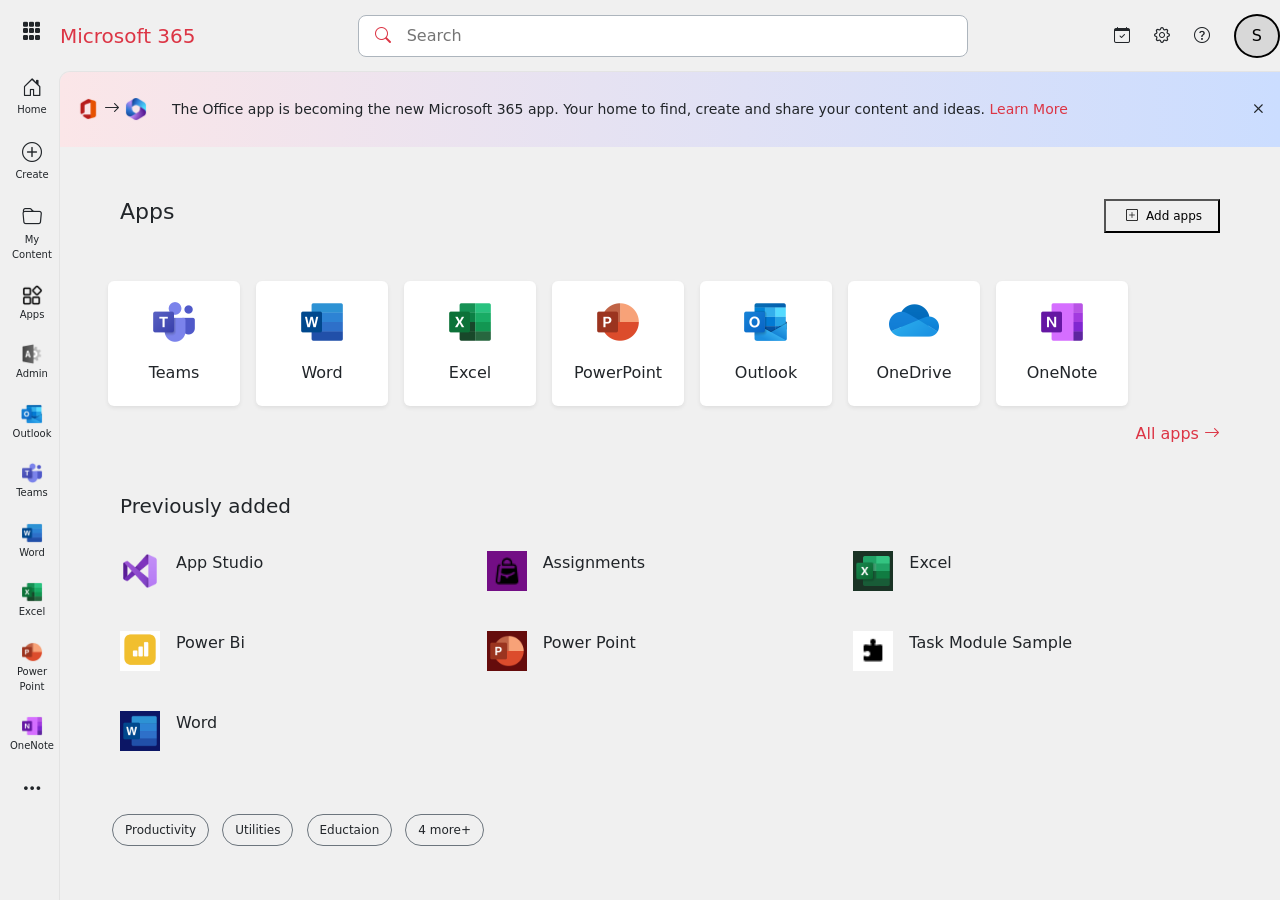
<file: index.html>
<!DOCTYPE html>
<html lang="en">

<head>
    <meta charset="UTF-8">
    <meta name="viewport" content="width=device-width, initial-scale=1.0">
    <title>Layout</title>
    <link href="https://cdn.jsdelivr.net/npm/bootstrap@5.1.3/dist/css/bootstrap.min.css" rel="stylesheet"
        integrity="sha384-1BmE4kWBq78iYhFldvKuhfTAU6auU8tT94WrHftjDbrCEXSU1oBoqyl2QvZ6jIW3" crossorigin="anonymous">
    <script src="https://cdn.jsdelivr.net/npm/@popperjs/core@2.10.2/dist/umd/popper.min.js"
        integrity="sha384-7+zCNj/IqJ95wo16oMtfsKbZ9ccEh31eOz1HGyDuCQ6wgnyJNSYdrPa03rtR1zdB"
        crossorigin="anonymous"></script>
    <script src="https://cdn.jsdelivr.net/npm/bootstrap@5.1.3/dist/js/bootstrap.min.js"
        integrity="sha384-QJHtvGhmr9XOIpI6YVutG+2QOK9T+ZnN4kzFN1RtK3zEFEIsxhlmWl5/YESvpZ13"
        crossorigin="anonymous"></script>
    <link rel="stylesheet" href="index.css">
    <link rel="stylesheet" href="https://cdn.jsdelivr.net/npm/bootstrap-icons@1.13.1/font/bootstrap-icons.min.css">
</head>

<body>
    <div class="container-fluid  main text-center">
        <div class="row h-100">
            <div class="d-flex flex-column align-items-center sidenav h-100">
                <div class="py-3">
                    <i class="sidenavicons bi bi-grid-3x3-gap-fill"></i>
                </div>
                <div>
                    <i class=" sidenavicons bi bi-house-door"></i>
                    <p class="sidenav-iconame">Home</p>
                </div>
                <div>
                    <i class="sidenavicons bi bi-plus-circle"></i>
                    <p class="sidenav-iconame text-wrap">Create</p>
                </div>
                <div>
                    <i class="sidenavicons bi bi-folder"></i>
                    <p class="sidenav-iconame">My Content</p>
                </div>
                <div>
                    <img class="sidenaviconimage sidenavicons" src="./resources/appicon.png" />
                    <p class="sidenav-iconame">Apps</p>
                </div>
                <div>
                    <img class="sidenaviconimage sidenavicons" src="./resources/adminicon.png" />
                    <p class="sidenav-iconame">Admin</p>
                </div>
                <div>
                    <img class="sidenaviconimage sidenavicons" src="./resources/outllok.png" />
                    <p class="sidenav-iconame">Outlook</p>
                </div>
                <div>
                    <img class="sidenaviconimage sidenavicons" src="./resources/teams.png" />
                    <p class="sidenav-iconame">Teams</p>
                </div>
                <div>
                    <img class="sidenaviconimage sidenavicons" src="./resources/word.png" />
                    <p class="sidenav-iconame">Word</p>
                </div>
                <div>
                    <img class="sidenaviconimage sidenavicons" src="./resources/excel.png" />
                    <p class="sidenav-iconame">Excel</p>
                </div>
                <div>
                    <img class="sidenaviconimage sidenavicons" src="./resources/powerpoint.png" />
                    <p class="sidenav-iconame">Power Point</p>
                </div>
                <div>
                    <img class="sidenaviconimage sidenavicons" src="./resources/onenote.png" />
                    <p class="sidenav-iconame">OneNote</p>
                </div>
                <div>
                    <i class="sidenavicons bi bi-three-dots"></i>
                </div>
            </div>
            <div class="contentcontainer h-100">

                <div class="row navbarcontainer">
                    <nav class="navbar">
                        <a class="navbar-brand text-danger">
                            Microsoft
                            365</a>
                        <div
                            class="w-50 bg-white d-flex align-items-center border border-1 border-dark-subtle rounded-3 ">
                            <i class="bi bi-search px-3 text-danger"></i>
                            <input class="py-2 me-2 searchinput w-100" type="search" placeholder="Search"
                                aria-label="Search" />
                        </div>
                        <ul class="d-none d-md-flex align-items-center gap-4 list-unstyled mb-0">
                            <li><i class="bi bi-calendar-check navicon"></i></li>
                            <li><i class="bi bi-gear navicon"></i></li>
                            <li><i class="bi bi-question-circle navicon"></i></li>
                            <li class="border border-black border-2 rounded-circle p-2 bg-black bg-opacity-10  ">
                                <button class="px-2 border-0 profilebtn ">S</button>
                            </li>
                        </ul>
                    </nav>
                </div>
                <div class="row bdy-con">
                    <div class="py-3 d-flex justify-content-around w-100 align-items-center  notifycon ">
                        <img src="./resources/microsoftoffice.png" class="sidenaviconimage px-1" />
                        <i class="bi bi-arrow-right"></i>
                        <img src="./resources/microsoft365.png" class="sidenaviconimage px-1" />
                        <span class="notificationFont"> The Office app is becoming the new Microsoft 365 app. Your
                            home
                            to
                            find, create
                            and share
                            your content and ideas. <span class="text-danger">Learn More</span></span>
                        <i class="bi bi-x crossicon ms-auto"></i>
                    </div>
                    <div class="mainContentContainer">
                        <div class="p-5 ">
                            <div class="d-flex  mt-1 addAppscontainer justify-content-between align-content-center">
                                <h4>Apps</h4>
                                <button class=" addappBtn btn-danger px-3"><i class="bi bi-plus-square px-1"></i> Add
                                    apps</button>
                            </div>
                            <div class="row  gap-3 mt-5 flex-wrap w-100">
                                <div class="card  col-4 col-lg-2 cardstyle text-center p-3 border-0 shadow-sm">
                                    <img class="card-img card-img-top mx-auto" src="./resources/teams.png" alt="Teams">
                                    <h6 class=" mt-3">Teams</h6>
                                </div>
                                <div class="card  col-4  col-lg-2 cardstyle text-center p-3 border-0 shadow-sm">
                                    <img class="card-img card-img-top mx-auto" src="./resources/word.png" alt="Word">
                                    <h6 class="mt-3">Word</h6>
                                </div>
                                <div class="card  col-4 col-lg-2 cardstyle text-center p-3 border-0 shadow-sm">
                                    <img class="card-img card-img-top mx-auto" src="./resources/excel.png" alt="Excel">
                                    <h6 class="mt-3">Excel</h6>
                                </div>
                                <div class="card  col-4 col-lg-2 cardstyle text-center p-3 border-0 shadow-sm">
                                    <img class="card-img card-img-top mx-auto" src="./resources/powerpoint.png"
                                        alt="PowerPoint">
                                    <h6 class="mt-3">PowerPoint</h6>
                                </div>
                                <div class="card  col-4 col-lg-2 cardstyle text-center p-3 border-0 shadow-sm">
                                    <img class="card-img card-img-top mx-auto" src="./resources/outllok.png"
                                        alt="Outlook">
                                    <h6 class="mt-3">Outlook</h6>
                                </div>
                                <div class="card  col-4 col-lg-2 cardstyle text-center p-3 border-0 shadow-sm">
                                    <img class="card-img card-img-top mx-auto" src="./resources/Onedrive.png"
                                        alt="OneDrive">
                                    <h6 class="mt-3">OneDrive</h6>
                                </div>
                                <div
                                    class="card lastcrad  col-4 col-lg-2 cardstyle text-center p-3 border-0 shadow-sm ">
                                    <img class="card-img card-img-top mx-auto" src="./resources/onenote.png"
                                        alt="OneNote">
                                    <h6 class="mt-3">OneNote</h6>
                                </div>

                            </div>
                            <div class="mt-3 text-end">
                                <button class="bg-transparent border-0 text-danger">All apps <i
                                        class="bi bi-arrow-right"></i></button>
                            </div>
                        </div>

                        <div class="row mb-0  px-5">
                            <h5 class="text-start">Previously added</h4>
                                <div class="row d-flex flex-wrap">
                                    <div
                                        class=" col-md-4 previouslyaddedcard d-flex  align-items-center g gap-3 justify-content-start">
                                        <img src="./resources/Appstudio.png" class="h-75" />
                                        <p>App Studio</p>
                                    </div>
                                    <div
                                        class=" col-md-4  previouslyaddedcard d-flex   align-items-center g gap-3 justify-content-start">
                                        <img src="./resources/assignmenticon.png" class="h-75" />
                                        <p>Assignments</p>
                                    </div>
                                    <div
                                        class=" col-md-4 previouslyaddedcard d-flex   align-items-center g gap-3 justify-content-start">
                                        <img src="./resources/excelfull.png" class="h-75" />
                                        <p>Excel</p>
                                    </div>
                                    <div
                                        class=" col-md-4 previouslyaddedcard d-flex   align-items-center g gap-3 justify-content-start">
                                        <img src="./resources/powerbi.png" class="h-75" />
                                        <p>Power Bi</p>
                                    </div>
                                    <div
                                        class=" col-md-4  previouslyaddedcard d-flex   align-items-center g gap-3 justify-content-start">
                                        <img src="./resources/powerpointfull.png" class="h-75" />
                                        <p>Power Point</p>
                                    </div>
                                    <div
                                        class=" col-md-4 previouslyaddedcard d-flex   align-items-center g gap-3 justify-content-start">
                                        <img src="./resources/taskmodule.png" class="h-75" />
                                        <p>Task Module Sample</p>
                                    </div>
                                    <div
                                        class=" col-md-4  previouslyaddedcard d-flex   align-items-center g gap-3 justify-content-start">
                                        <img src="./resources/wordfull.png" class="h-75" />
                                        <p>Word</p>
                                    </div>
                                </div>
                        </div>
                        <div class="row mb-5 text-start flex-row">
                            <div class="col mt-5 mb-5 gap-4 btn-con px-5">
                                <button class="btn border-secondary rounded-pill mx-1 mb-1">Productivity</button>
                                <button class="btn  border-secondary rounded-pill mx-1 mb-1">Utilities</button>
                                <button class="btn border-secondary rounded-pill mx-1 mb-1">Eductaion</button>
                                <button class="btn border-secondary rounded-pill mx-1 mb-1">4 more+</button>
                            </div>
                        </div>
                    </div>
                </div>
            </div>
        </div>
</body>

</html>
</file>
<file: index.css>
* {
    margin: 0;
    padding: 0;
    box-sizing: border-box;

}

.main {
    height: 100vh !important;
    background-size: cover;
    background-color: #c7c4c4;
    overflow: hidden;
}

.navicon {
    height: 24px;
}

.iconquestion {
    font-family: Calibri;

}

.profilebtn {
    font-size: 16px;
    background: none;
}

.searchinput {
    outline: none;
    background: none;
    border: none;
}


.sidenav {
    scrollbar-width: none;
    -ms-overflow-style: none;
    padding: 0 !important;
    background-color: #f0f0f0;
    flex-shrink: 0;
    overflow-y: scroll;
    width: 60px !important;
}

.navbarcontainer {
    background-color: #f0f0f0;
}

.sidenav::-webkit-scrollbar {
    display: none;
}

.sidenavicons {
    font-size: 20px;
    font-weight: lighter;

}

.sidenav-iconame {
    font-size: 10px;
    margin-bottom: 0;

}

.sidenaviconimage {
    height: 24px;
}

@media (max-width:768px) {
    .sidenav {
        height: 100% !important;
    }

    .sidenavicons {
        width: 35% !important;
        height: 40%;
        font-size: 18px;

    }
}

@media (max-width:368px) {
    .sidenavicons {
        height: 50%;
    }

}

.sidenav div {
    width: 100% !important;
    border-left: solid 4px transparent;
    padding-bottom: 10px;
    padding-top: 10px;


}

.sidenav div:hover {
    background-color: rgb(232, 230, 230);
    border-left-color: red;
    cursor: pointer;
}

.contentcontainer {
    background-color: #f0f0f0;
    flex: 1;
}

.bdy-con {
    box-shadow: rgba(0, 0, 0, 0.05) 0px 0px 0px 1px;
    border-top-left-radius: 10px;
    height: 92%;

}

.notifycon {
    background: linear-gradient(to right, #fbe6e8, #cbddff);
    border-top-left-radius: 10px;
    min-height: 8%;

}

.notificationFont {
    font-size: 14px;
    padding-left: 20px;
}

.crossicon {
    font-size: 20px;
}

.mainContentContainer {
    height: 90%;
    background-color: #f0f0f0;
    overflow-y: scroll;

    &::-webkit-scrollbar {
        display: none;
    }

    /* Hide scrollbar for Firefox */
    scrollbar-width: none;

    /* Hide scrollbar for IE and older Edge */
    -ms-overflow-style: none;
}

.mainContentContainer::-webkit-scrollbar {
    display: none;
}

.navbarcontainer {
    height: 8%;
}

.addAppscontainer {
    height: 20%;
}











.previouslyaddedcard {
    height: 70px;
    align-items: center;
    margin-top: 10px;
}

.previouslyaddedcard:hover {
    cursor: pointer;
    box-shadow: rgba(50, 50, 93, 0.25) 0px 50px 100px -20px, rgba(0, 0, 0, 0.3) 0px 30px 60px -30px, rgba(10, 37, 64, 0.35) 0px -2px 6px 0px inset;
    border-radius: 10px;
}

.previouslyaddedcard p {
    font-size: 16px;
}

.previouslyaddedcard img {
    height: 40px !important;
}

.addAppscontainer h4 {
    font-size: 22px;
}

.addAppscontainer button {
    font-size: 12px;
}

.btn-con button {
    font-size: 12px;
}

.btn-con button:hover {
    background-color: black;
    color: white;
}

@media(max-width:320px) {
    .sidenav {
        display: none !important;
    }

    .contentcontainer {
        width: 100% !important;
    }
}

.cardstyle img {
    width: 50% !important;
}

.cardstyle {
    width: 12%;
}

.cardstyle h6 {
    font-size: 1em !important;
}

.card-title {
    font-size: 1.2em !important;
}

@media(max-width:992px) {
    .cardstyle {
        width: 20% !important;
    }

    .cardstyle h6 {
        font-size: 12px;
    }
}

@media(max-width:576px) {
    .cardstyle {
        width: 40% !important;
    }

    .cardstyle h6 {
        font-size: 10px !important;
    }
}

/* @media(max-width:368px) {
    .cardstyle h6 {
        font-size: 10px;
    }
} */
</file>
